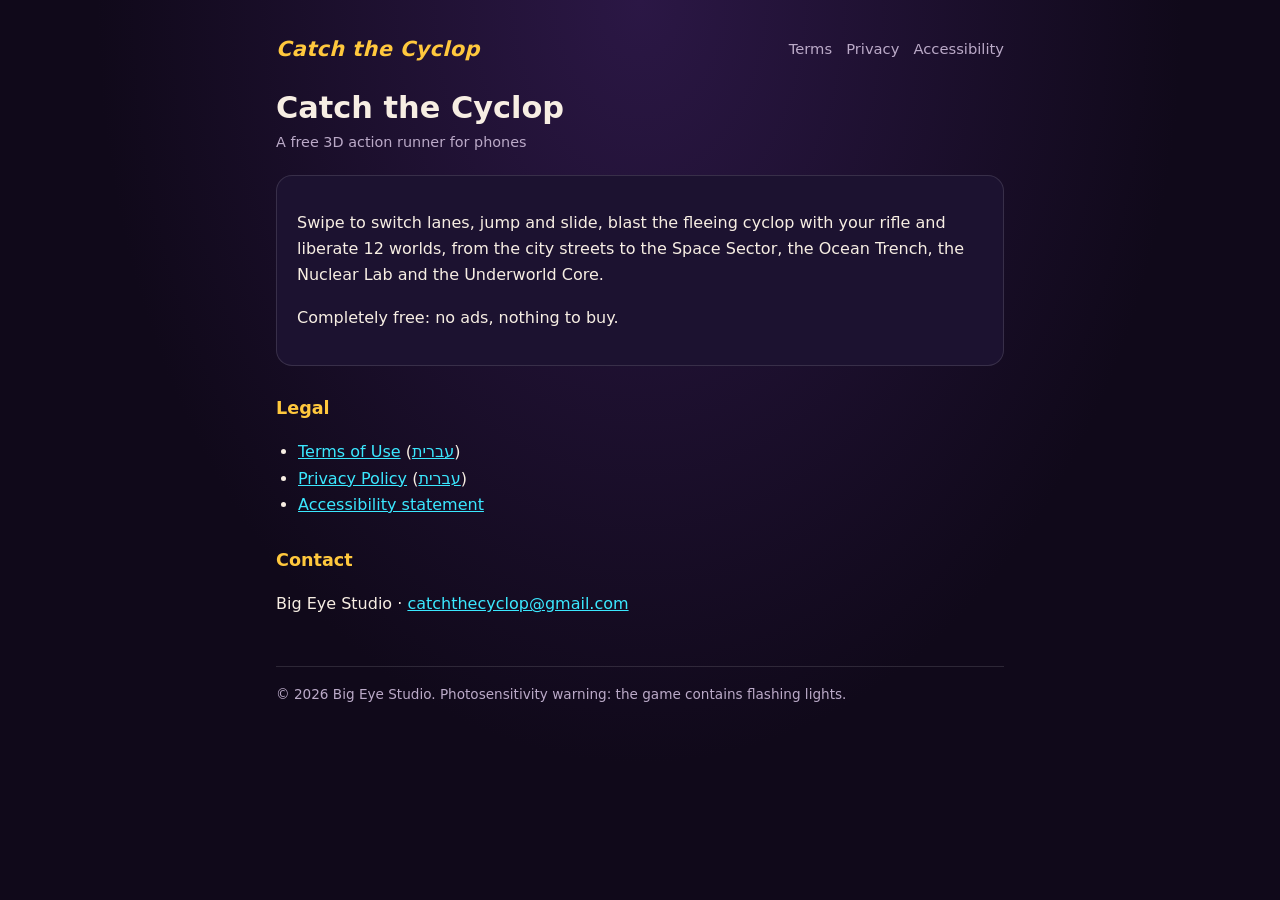
<file: index.html>
<!doctype html>
<html lang="en">
<head>
<meta charset="utf-8">
<meta name="viewport" content="width=device-width, initial-scale=1">
<meta http-equiv="Content-Security-Policy" content="default-src 'none'; style-src 'self'; img-src 'self' data:; base-uri 'none'; form-action 'none'">
<meta name="referrer" content="strict-origin-when-cross-origin">
<title>Catch the Cyclop</title>
<meta name="description" content="Catch the Cyclop: a free 3D action runner. Hunt the cyclop across 12 worlds, from the city to the Underworld Core.">
<link rel="stylesheet" href="style.css">
</head>
<body>
<main>
<header class="top"><a class="brand" href="index.html">Catch the Cyclop</a><nav><a href="terms.html">Terms</a><a href="privacy.html">Privacy</a><a href="accessibility.html">Accessibility</a></nav></header>
<h1>Catch the Cyclop</h1>
<p class="date">A free 3D action runner for phones</p>
<div class="card">
<p>Swipe to switch lanes, jump and slide, blast the fleeing cyclop with your rifle and liberate 12 worlds, from the city streets to the Space Sector, the Ocean Trench, the Nuclear Lab and the Underworld Core.</p>
<p>Completely free: no ads, nothing to buy.</p>
</div>
<h2>Legal</h2>
<ul>
<li><a href="terms.html">Terms of Use</a> (<a href="terms-he.html" lang="he">עברית</a>)</li>
<li><a href="privacy.html">Privacy Policy</a> (<a href="privacy-he.html" lang="he">עברית</a>)</li>
<li><a href="accessibility.html">Accessibility statement</a></li>
</ul>
<h2>Contact</h2>
<p>Big Eye Studio &middot; <a href="mailto:catchthecyclop@gmail.com">catchthecyclop@gmail.com</a></p>
<footer>&copy; 2026 Big Eye Studio. Photosensitivity warning: the game contains flashing lights.</footer>
</main>
</body>
</html>
</file>
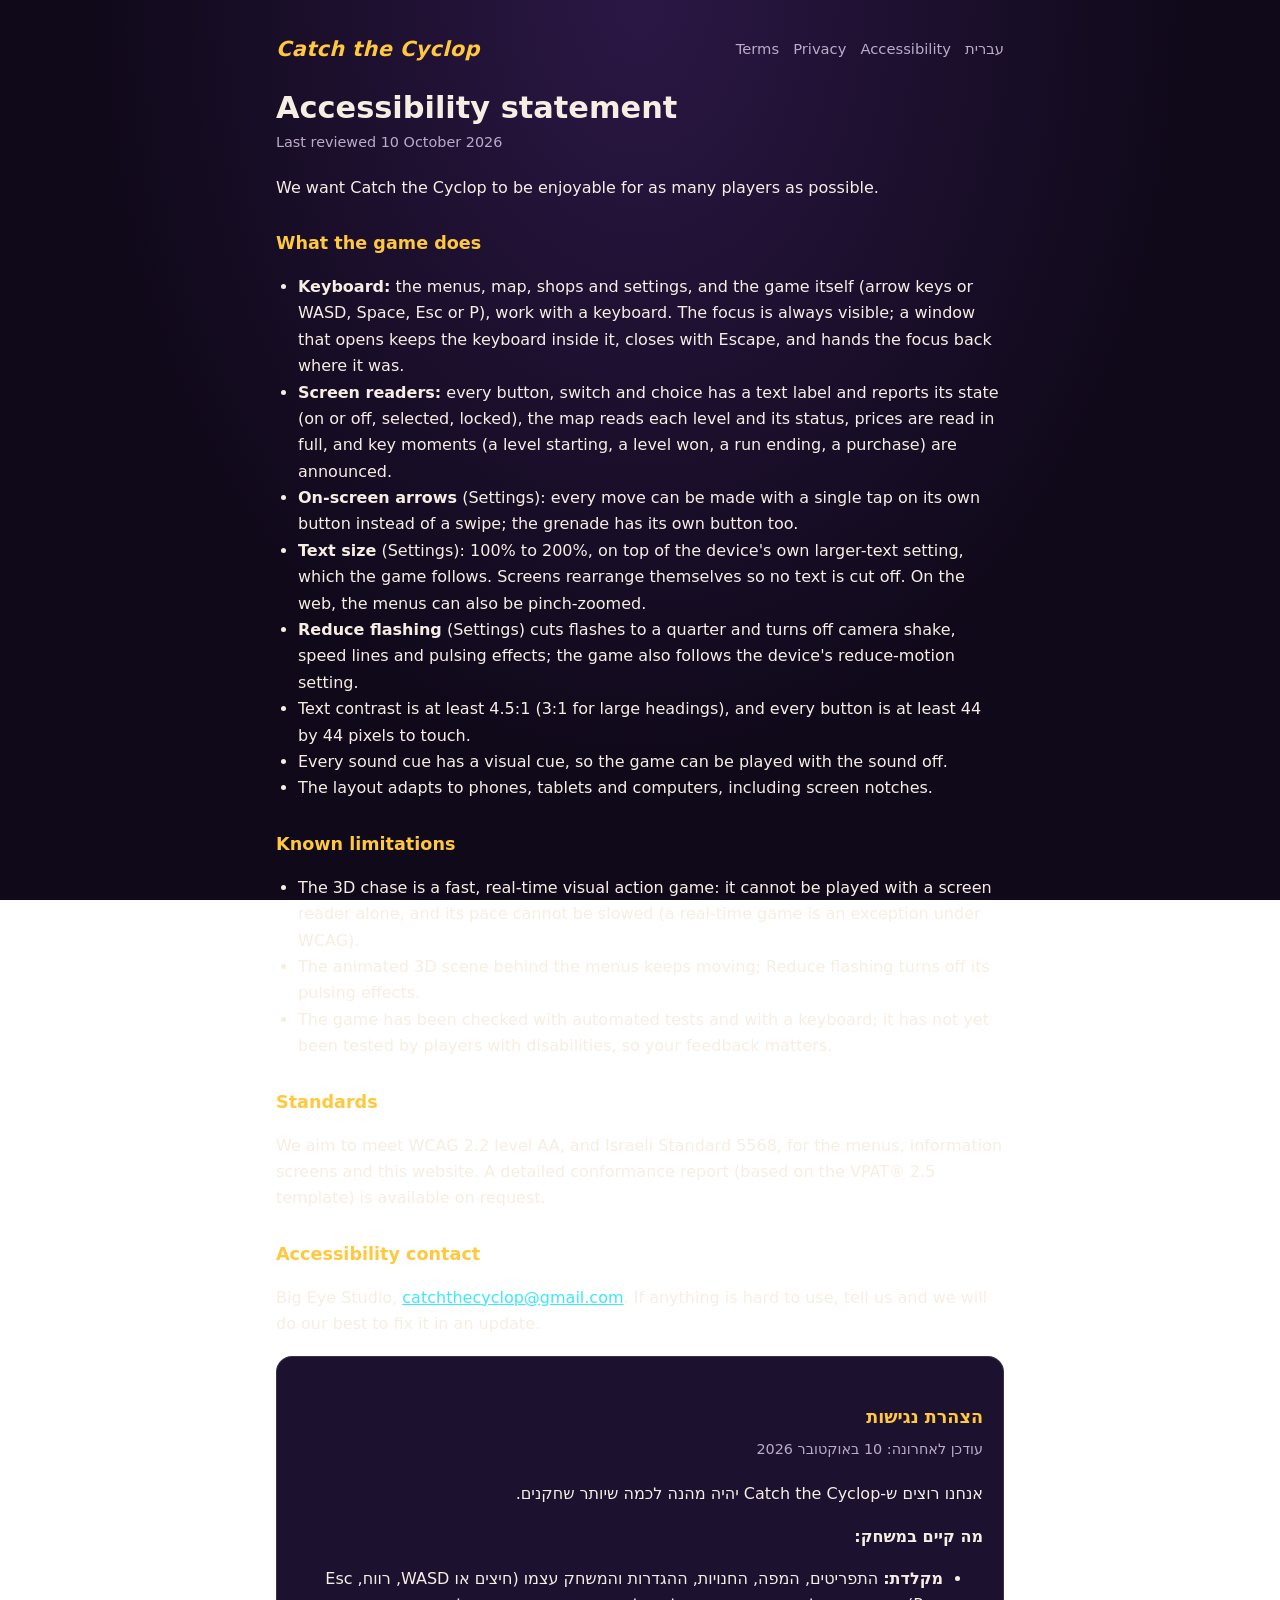
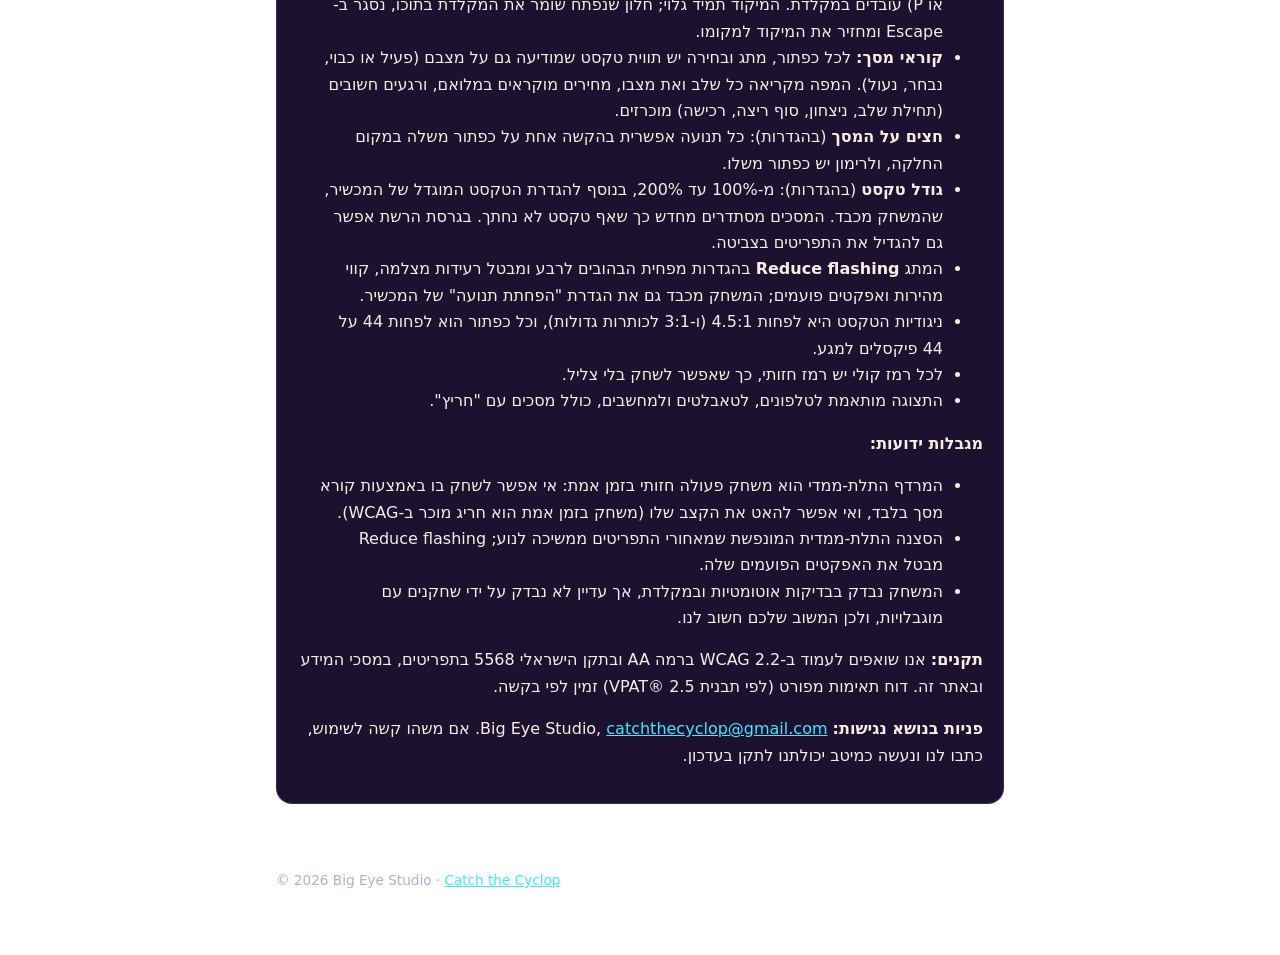
<file: accessibility.html>
<!doctype html>
<html lang="en">
<head>
<meta charset="utf-8">
<meta name="viewport" content="width=device-width, initial-scale=1">
<meta http-equiv="Content-Security-Policy" content="default-src 'none'; style-src 'self'; img-src 'self' data:; base-uri 'none'; form-action 'none'">
<meta name="referrer" content="strict-origin-when-cross-origin">
<title>Accessibility | Catch the Cyclop</title>
<link rel="stylesheet" href="style.css">
</head>
<body>
<main>
<header class="top"><a class="brand" href="index.html">Catch the Cyclop</a><nav><a href="terms.html">Terms</a><a href="privacy.html">Privacy</a><a href="accessibility.html" aria-current="page">Accessibility</a><a href="#he" lang="he">עברית</a></nav></header>
<h1>Accessibility statement</h1>
<p class="date">Last reviewed 10 October 2026</p>
<p>We want Catch the Cyclop to be enjoyable for as many players as possible.</p>
<h2>What the game does</h2>
<ul>
<li><b>Keyboard:</b> the menus, map, shops and settings, and the game itself (arrow keys or WASD, Space, Esc or P), work with a keyboard. The focus is always visible; a window that opens keeps the keyboard inside it, closes with Escape, and hands the focus back where it was.</li>
<li><b>Screen readers:</b> every button, switch and choice has a text label and reports its state (on or off, selected, locked), the map reads each level and its status, prices are read in full, and key moments (a level starting, a level won, a run ending, a purchase) are announced.</li>
<li><b>On-screen arrows</b> (Settings): every move can be made with a single tap on its own button instead of a swipe; the grenade has its own button too.</li>
<li><b>Text size</b> (Settings): 100% to 200%, on top of the device's own larger-text setting, which the game follows. Screens rearrange themselves so no text is cut off. On the web, the menus can also be pinch-zoomed.</li>
<li><b>Reduce flashing</b> (Settings) cuts flashes to a quarter and turns off camera shake, speed lines and pulsing effects; the game also follows the device's reduce-motion setting.</li>
<li>Text contrast is at least 4.5:1 (3:1 for large headings), and every button is at least 44 by 44 pixels to touch.</li>
<li>Every sound cue has a visual cue, so the game can be played with the sound off.</li>
<li>The layout adapts to phones, tablets and computers, including screen notches.</li>
</ul>
<h2>Known limitations</h2>
<ul>
<li>The 3D chase is a fast, real-time visual action game: it cannot be played with a screen reader alone, and its pace cannot be slowed (a real-time game is an exception under WCAG).</li>
<li>The animated 3D scene behind the menus keeps moving; Reduce flashing turns off its pulsing effects.</li>
<li>The game has been checked with automated tests and with a keyboard; it has not yet been tested by players with disabilities, so your feedback matters.</li>
</ul>
<h2>Standards</h2>
<p>We aim to meet WCAG 2.2 level AA, and Israeli Standard 5568, for the menus, information screens and this website. A detailed conformance report (based on the VPAT&reg; 2.5 template) is available on request.</p>
<h2>Accessibility contact</h2>
<p>Big Eye Studio, <a href="mailto:catchthecyclop@gmail.com">catchthecyclop@gmail.com</a>. If anything is hard to use, tell us and we will do our best to fix it in an update.</p>

<section id="he" lang="he" dir="rtl" class="card">
<h2>הצהרת נגישות</h2>
<p class="date">עודכן לאחרונה: 10 באוקטובר 2026</p>
<p>אנחנו רוצים ש-Catch the Cyclop יהיה מהנה לכמה שיותר שחקנים.</p>
<p><b>מה קיים במשחק:</b></p>
<ul>
<li><b>מקלדת:</b> התפריטים, המפה, החנויות, ההגדרות והמשחק עצמו (חיצים או WASD, רווח, Esc או P) עובדים במקלדת. המיקוד תמיד גלוי; חלון שנפתח שומר את המקלדת בתוכו, נסגר ב-Escape ומחזיר את המיקוד למקומו.</li>
<li><b>קוראי מסך:</b> לכל כפתור, מתג ובחירה יש תווית טקסט שמודיעה גם על מצבם (פעיל או כבוי, נבחר, נעול). המפה מקריאה כל שלב ואת מצבו, מחירים מוקראים במלואם, ורגעים חשובים (תחילת שלב, ניצחון, סוף ריצה, רכישה) מוכרזים.</li>
<li><b>חצים על המסך</b> (בהגדרות): כל תנועה אפשרית בהקשה אחת על כפתור משלה במקום החלקה, ולרימון יש כפתור משלו.</li>
<li><b>גודל טקסט</b> (בהגדרות): מ-100% עד 200%, בנוסף להגדרת הטקסט המוגדל של המכשיר, שהמשחק מכבד. המסכים מסתדרים מחדש כך שאף טקסט לא נחתך. בגרסת הרשת אפשר גם להגדיל את התפריטים בצביטה.</li>
<li>המתג <b>Reduce flashing</b> בהגדרות מפחית הבהובים לרבע ומבטל רעידות מצלמה, קווי מהירות ואפקטים פועמים; המשחק מכבד גם את הגדרת "הפחתת תנועה" של המכשיר.</li>
<li>ניגודיות הטקסט היא לפחות 4.5:1 (ו-3:1 לכותרות גדולות), וכל כפתור הוא לפחות 44 על 44 פיקסלים למגע.</li>
<li>לכל רמז קולי יש רמז חזותי, כך שאפשר לשחק בלי צליל.</li>
<li>התצוגה מותאמת לטלפונים, לטאבלטים ולמחשבים, כולל מסכים עם "חריץ".</li>
</ul>
<p><b>מגבלות ידועות:</b></p>
<ul>
<li>המרדף התלת-ממדי הוא משחק פעולה חזותי בזמן אמת: אי אפשר לשחק בו באמצעות קורא מסך בלבד, ואי אפשר להאט את הקצב שלו (משחק בזמן אמת הוא חריג מוכר ב-WCAG).</li>
<li>הסצנה התלת-ממדית המונפשת שמאחורי התפריטים ממשיכה לנוע; Reduce flashing מבטל את האפקטים הפועמים שלה.</li>
<li>המשחק נבדק בבדיקות אוטומטיות ובמקלדת, אך עדיין לא נבדק על ידי שחקנים עם מוגבלויות, ולכן המשוב שלכם חשוב לנו.</li>
</ul>
<p><b>תקנים:</b> אנו שואפים לעמוד ב-WCAG 2.2 ברמה AA ובתקן הישראלי 5568 בתפריטים, במסכי המידע ובאתר זה. דוח תאימות מפורט (לפי תבנית VPAT&reg; 2.5) זמין לפי בקשה.</p>
<p><b>פניות בנושא נגישות:</b> Big Eye Studio, <a href="mailto:catchthecyclop@gmail.com">catchthecyclop@gmail.com</a>. אם משהו קשה לשימוש, כתבו לנו ונעשה כמיטב יכולתנו לתקן בעדכון.</p>
</section>
<footer>&copy; 2026 Big Eye Studio &middot; <a href="index.html">Catch the Cyclop</a></footer>
</main>
</body>
</html>
</file>
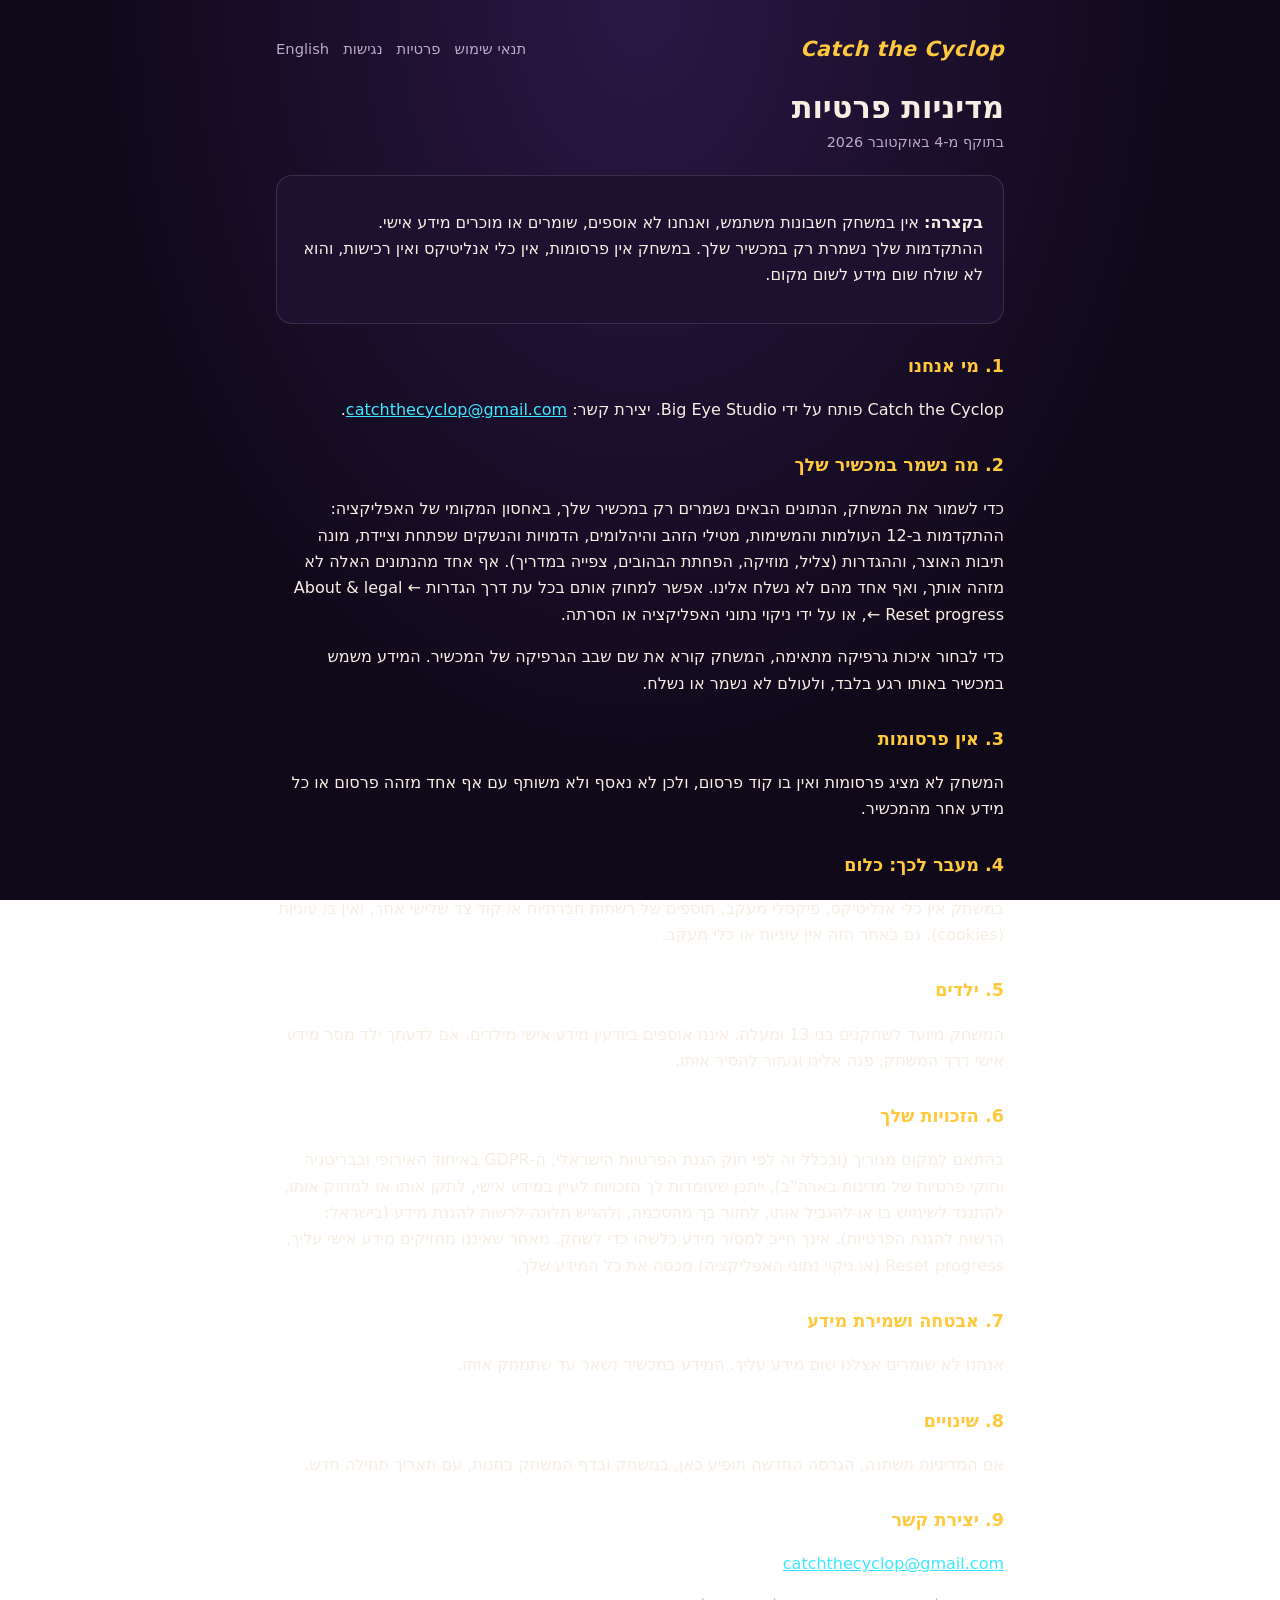
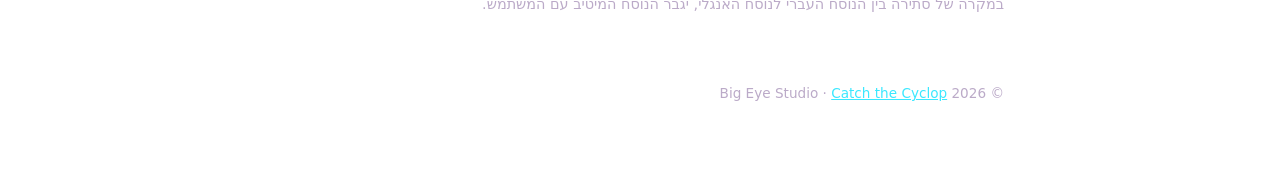
<file: privacy-he.html>
<!doctype html>
<html lang="he" dir="rtl">
<head>
<meta charset="utf-8">
<meta name="viewport" content="width=device-width, initial-scale=1">
<meta http-equiv="Content-Security-Policy" content="default-src 'none'; style-src 'self'; img-src 'self' data:; base-uri 'none'; form-action 'none'">
<meta name="referrer" content="strict-origin-when-cross-origin">
<title>מדיניות פרטיות | Catch the Cyclop</title>
<link rel="stylesheet" href="style.css">
</head>
<body>
<main>
<header class="top"><a class="brand" href="index.html" lang="en">Catch the Cyclop</a><nav><a href="terms-he.html">תנאי שימוש</a><a href="privacy-he.html" aria-current="page">פרטיות</a><a href="accessibility.html#he">נגישות</a><a href="privacy.html" lang="en">English</a></nav></header>
<h1>מדיניות פרטיות</h1>
<p class="date">בתוקף מ-4 באוקטובר 2026</p>
<div class="card"><p><b>בקצרה:</b> אין במשחק חשבונות משתמש, ואנחנו לא אוספים, שומרים או מוכרים מידע אישי. ההתקדמות שלך נשמרת רק במכשיר שלך. במשחק אין פרסומות, אין כלי אנליטיקס ואין רכישות, והוא לא שולח שום מידע לשום מקום.</p></div>

<h2>1. מי אנחנו</h2>
<p>Catch the Cyclop פותח על ידי Big Eye Studio. יצירת קשר: <a href="mailto:catchthecyclop@gmail.com">catchthecyclop@gmail.com</a>.</p>

<h2>2. מה נשמר במכשיר שלך</h2>
<p>כדי לשמור את המשחק, הנתונים הבאים נשמרים רק במכשיר שלך, באחסון המקומי של האפליקציה: ההתקדמות ב-12 העולמות והמשימות, מטילי הזהב והיהלומים, הדמויות והנשקים שפתחת וציידת, מונה תיבות האוצר, וההגדרות (צליל, מוזיקה, הפחתת הבהובים, צפייה במדריך). אף אחד מהנתונים האלה לא מזהה אותך, ואף אחד מהם לא נשלח אלינו. אפשר למחוק אותם בכל עת דרך הגדרות ← About &amp; legal ← Reset progress, או על ידי ניקוי נתוני האפליקציה או הסרתה.</p>
<p>כדי לבחור איכות גרפיקה מתאימה, המשחק קורא את שם שבב הגרפיקה של המכשיר. המידע משמש במכשיר באותו רגע בלבד, ולעולם לא נשמר או נשלח.</p>

<h2>3. אין פרסומות</h2>
<p>המשחק לא מציג פרסומות ואין בו קוד פרסום, ולכן לא נאסף ולא משותף עם אף אחד מזהה פרסום או כל מידע אחר מהמכשיר.</p>


<h2>4. מעבר לכך: כלום</h2>
<p>במשחק אין כלי אנליטיקס, פיקסלי מעקב, תוספים של רשתות חברתיות או קוד צד שלישי אחר, ואין בו עוגיות (cookies). גם באתר הזה אין עוגיות או כלי מעקב.</p>

<h2>5. ילדים</h2>
<p>המשחק מיועד לשחקנים בני 13 ומעלה. איננו אוספים ביודעין מידע אישי מילדים. אם לדעתך ילד מסר מידע אישי דרך המשחק, פנה אלינו ונעזור להסיר אותו.</p>

<h2>6. הזכויות שלך</h2>
<p>בהתאם למקום מגוריך (ובכלל זה לפי חוק הגנת הפרטיות הישראלי, ה-GDPR באיחוד האירופי ובבריטניה וחוקי פרטיות של מדינות בארה"ב), ייתכן שעומדות לך הזכויות לעיין במידע אישי, לתקן אותו או למחוק אותו, להתנגד לשימוש בו או להגביל אותו, לחזור בך מהסכמה, ולהגיש תלונה לרשות להגנת מידע (בישראל: הרשות להגנת הפרטיות). אינך חייב למסור מידע כלשהו כדי לשחק. מאחר שאיננו מחזיקים מידע אישי עליך, Reset progress (או ניקוי נתוני האפליקציה) מכסה את כל המידע שלך.</p>

<h2>7. אבטחה ושמירת מידע</h2>
<p>אנחנו לא שומרים אצלנו שום מידע עליך. המידע במכשיר נשאר עד שתמחק אותו.</p>

<h2>8. שינויים</h2>
<p>אם המדיניות תשתנה, הגרסה החדשה תופיע כאן, במשחק ובדף המשחק בחנות, עם תאריך תחילה חדש.</p>

<h2>9. יצירת קשר</h2>
<p><a href="mailto:catchthecyclop@gmail.com">catchthecyclop@gmail.com</a></p>
<p class="date">במקרה של סתירה בין הנוסח העברי לנוסח האנגלי, יגבר הנוסח המיטיב עם המשתמש.</p>
<footer>&copy; 2026 Big Eye Studio &middot; <a href="index.html" lang="en">Catch the Cyclop</a></footer>
</main>
</body>
</html>
</file>
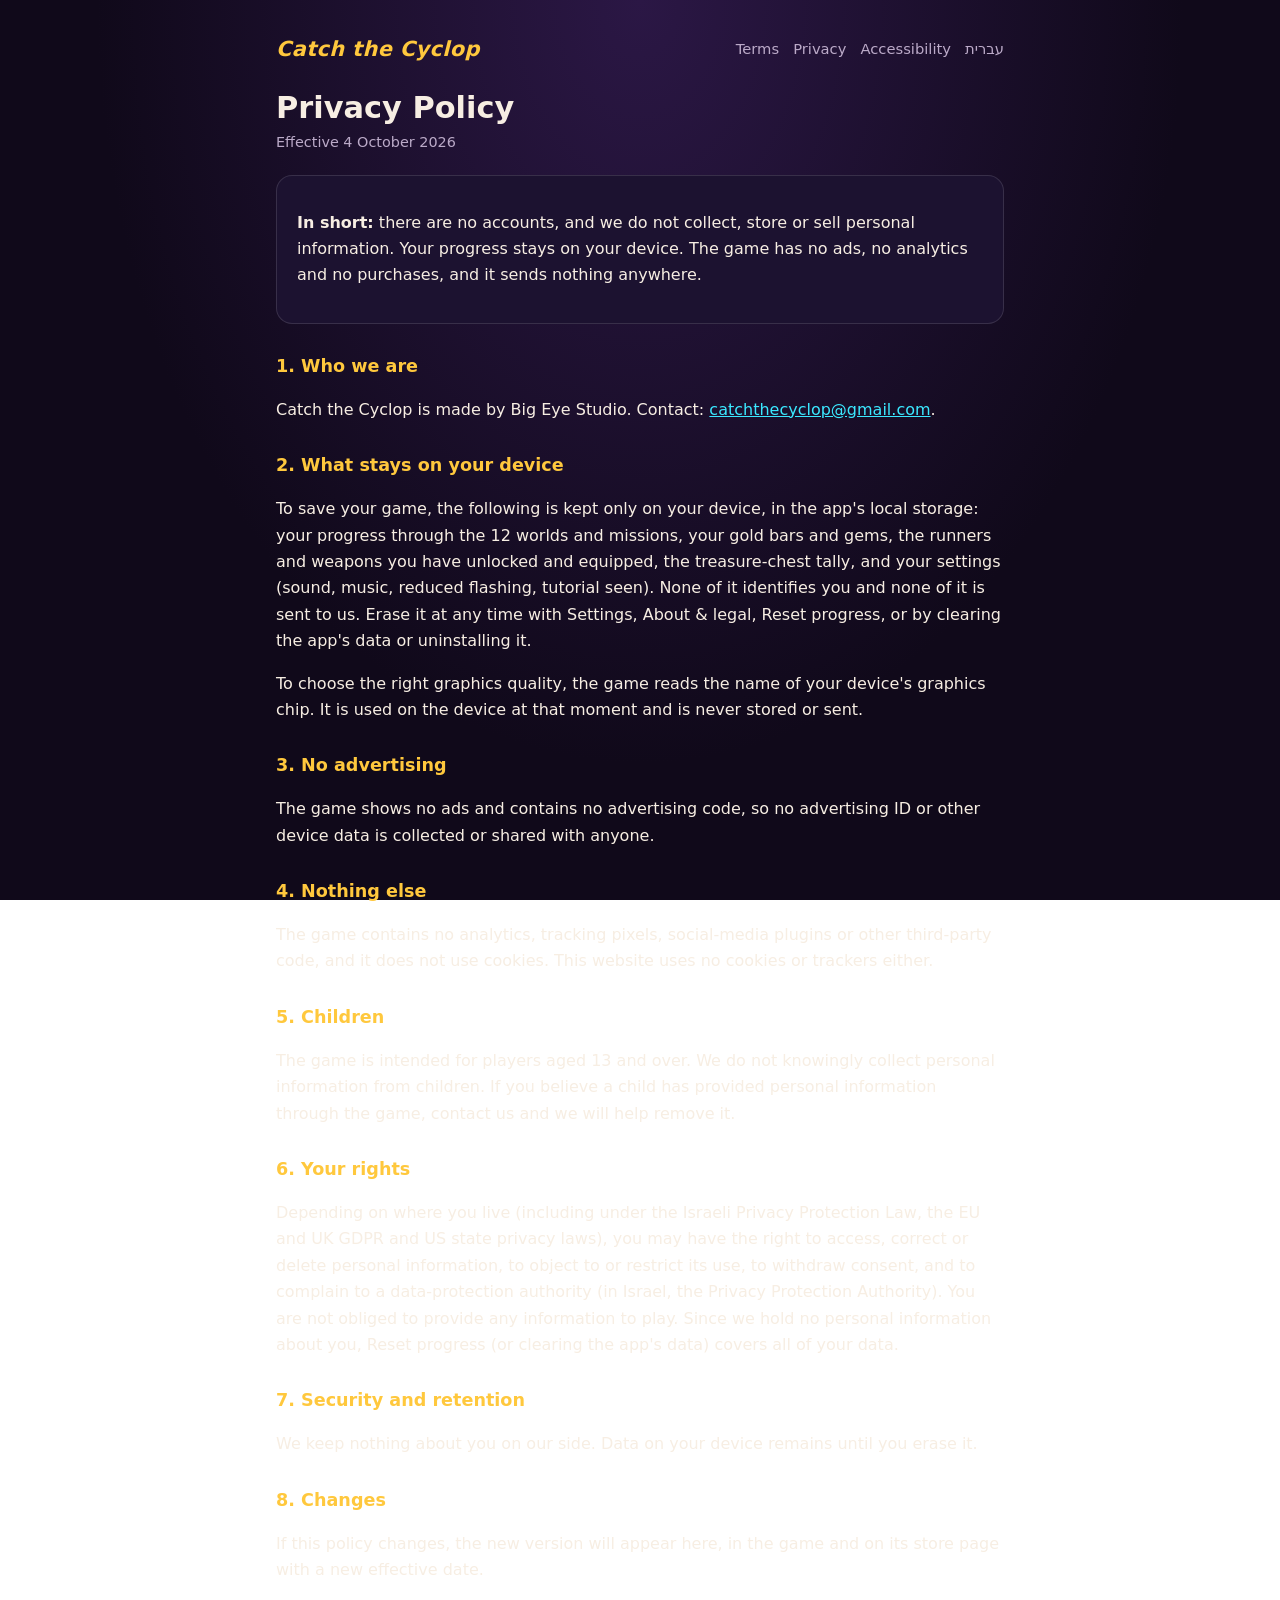
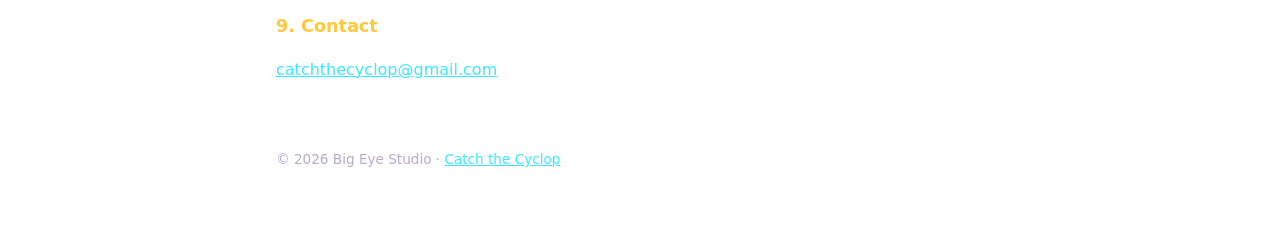
<file: privacy.html>
<!doctype html>
<html lang="en">
<head>
<meta charset="utf-8">
<meta name="viewport" content="width=device-width, initial-scale=1">
<meta http-equiv="Content-Security-Policy" content="default-src 'none'; style-src 'self'; img-src 'self' data:; base-uri 'none'; form-action 'none'">
<meta name="referrer" content="strict-origin-when-cross-origin">
<title>Privacy Policy | Catch the Cyclop</title>
<link rel="stylesheet" href="style.css">
</head>
<body>
<main>
<header class="top"><a class="brand" href="index.html">Catch the Cyclop</a><nav><a href="terms.html">Terms</a><a href="privacy.html" aria-current="page">Privacy</a><a href="accessibility.html">Accessibility</a><a href="privacy-he.html" lang="he">עברית</a></nav></header>
<h1>Privacy Policy</h1>
<p class="date">Effective 4 October 2026</p>
<div class="card"><p><b>In short:</b> there are no accounts, and we do not collect, store or sell personal information. Your progress stays on your device. The game has no ads, no analytics and no purchases, and it sends nothing anywhere.</p></div>

<h2>1. Who we are</h2>
<p>Catch the Cyclop is made by Big Eye Studio. Contact: <a href="mailto:catchthecyclop@gmail.com">catchthecyclop@gmail.com</a>.</p>

<h2>2. What stays on your device</h2>
<p>To save your game, the following is kept only on your device, in the app's local storage: your progress through the 12 worlds and missions, your gold bars and gems, the runners and weapons you have unlocked and equipped, the treasure-chest tally, and your settings (sound, music, reduced flashing, tutorial seen). None of it identifies you and none of it is sent to us. Erase it at any time with Settings, About &amp; legal, Reset progress, or by clearing the app's data or uninstalling it.</p>
<p>To choose the right graphics quality, the game reads the name of your device's graphics chip. It is used on the device at that moment and is never stored or sent.</p>

<h2>3. No advertising</h2>
<p>The game shows no ads and contains no advertising code, so no advertising ID or other device data is collected or shared with anyone.</p>


<h2>4. Nothing else</h2>
<p>The game contains no analytics, tracking pixels, social-media plugins or other third-party code, and it does not use cookies. This website uses no cookies or trackers either.</p>

<h2>5. Children</h2>
<p>The game is intended for players aged 13 and over. We do not knowingly collect personal information from children. If you believe a child has provided personal information through the game, contact us and we will help remove it.</p>

<h2>6. Your rights</h2>
<p>Depending on where you live (including under the Israeli Privacy Protection Law, the EU and UK GDPR and US state privacy laws), you may have the right to access, correct or delete personal information, to object to or restrict its use, to withdraw consent, and to complain to a data-protection authority (in Israel, the Privacy Protection Authority). You are not obliged to provide any information to play. Since we hold no personal information about you, Reset progress (or clearing the app's data) covers all of your data.</p>

<h2>7. Security and retention</h2>
<p>We keep nothing about you on our side. Data on your device remains until you erase it.</p>

<h2>8. Changes</h2>
<p>If this policy changes, the new version will appear here, in the game and on its store page with a new effective date.</p>

<h2>9. Contact</h2>
<p><a href="mailto:catchthecyclop@gmail.com">catchthecyclop@gmail.com</a></p>
<footer>&copy; 2026 Big Eye Studio &middot; <a href="index.html">Catch the Cyclop</a></footer>
</main>
</body>
</html>
</file>
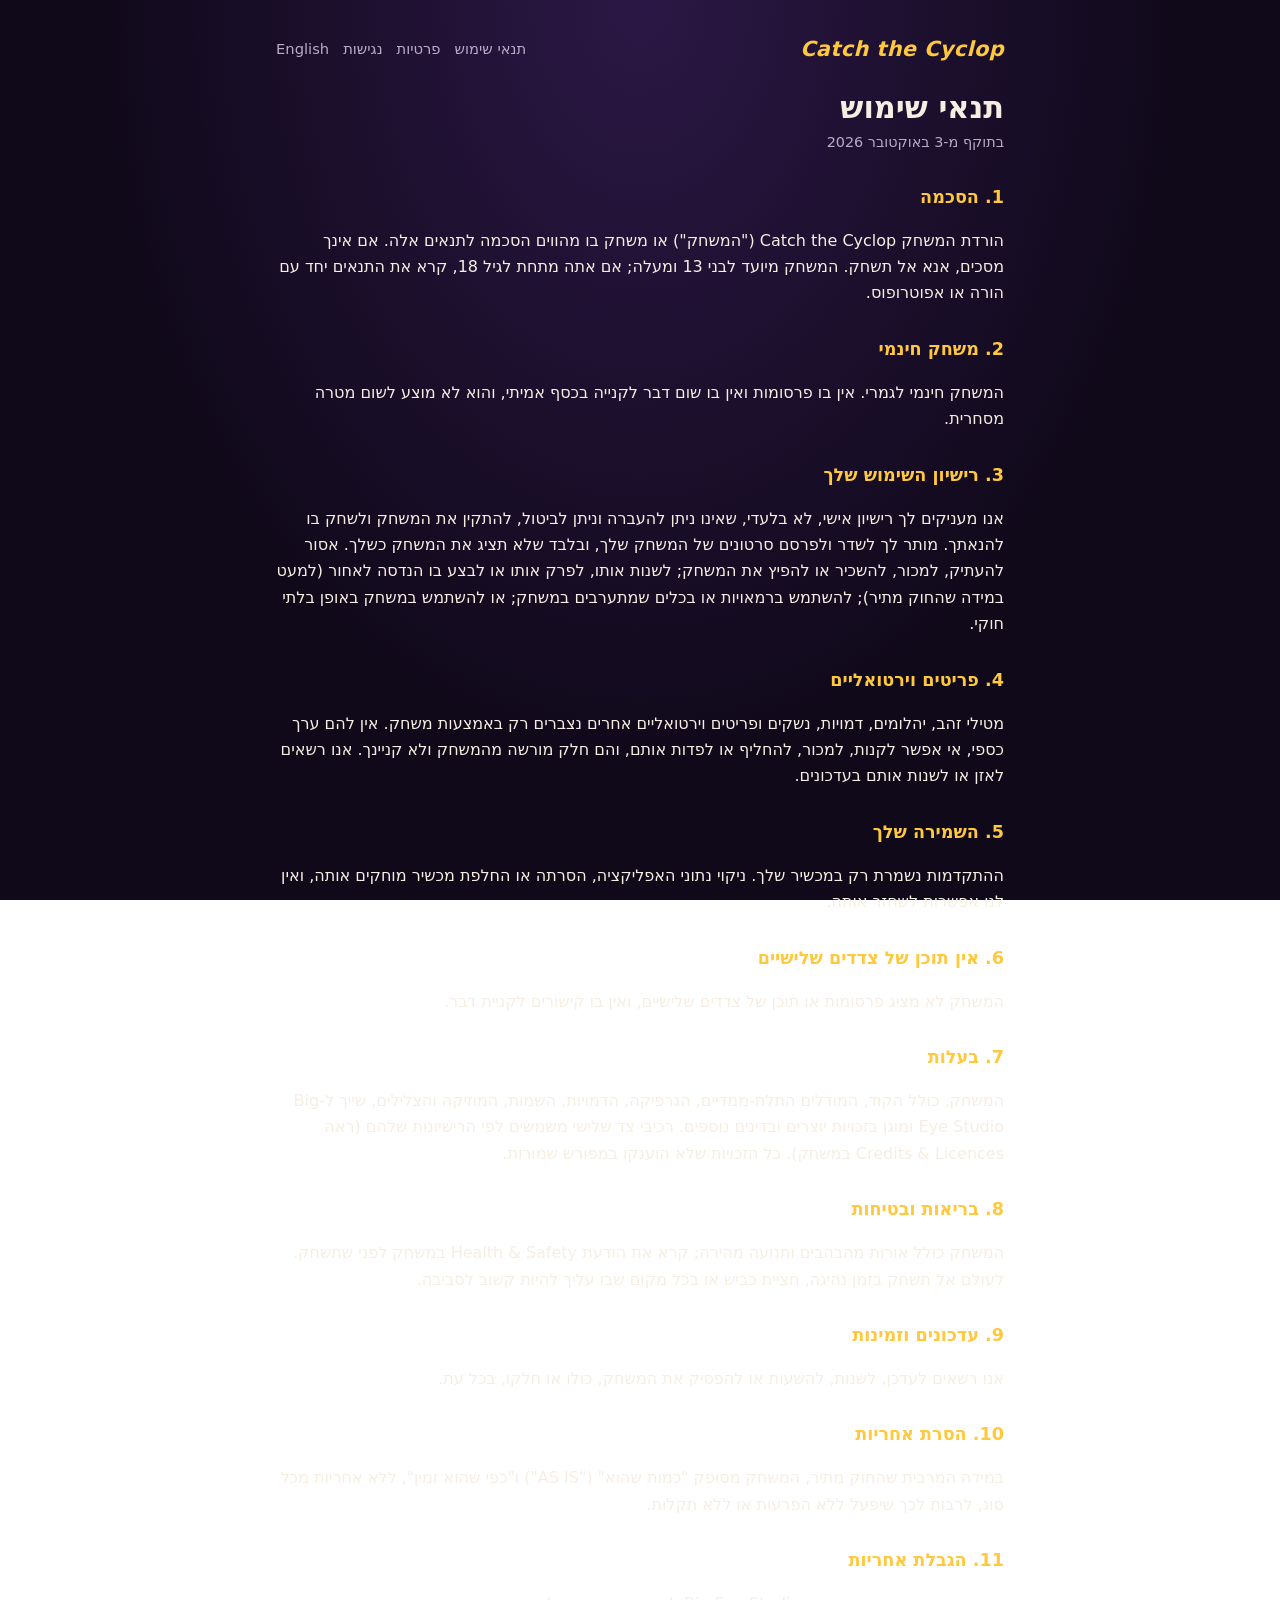
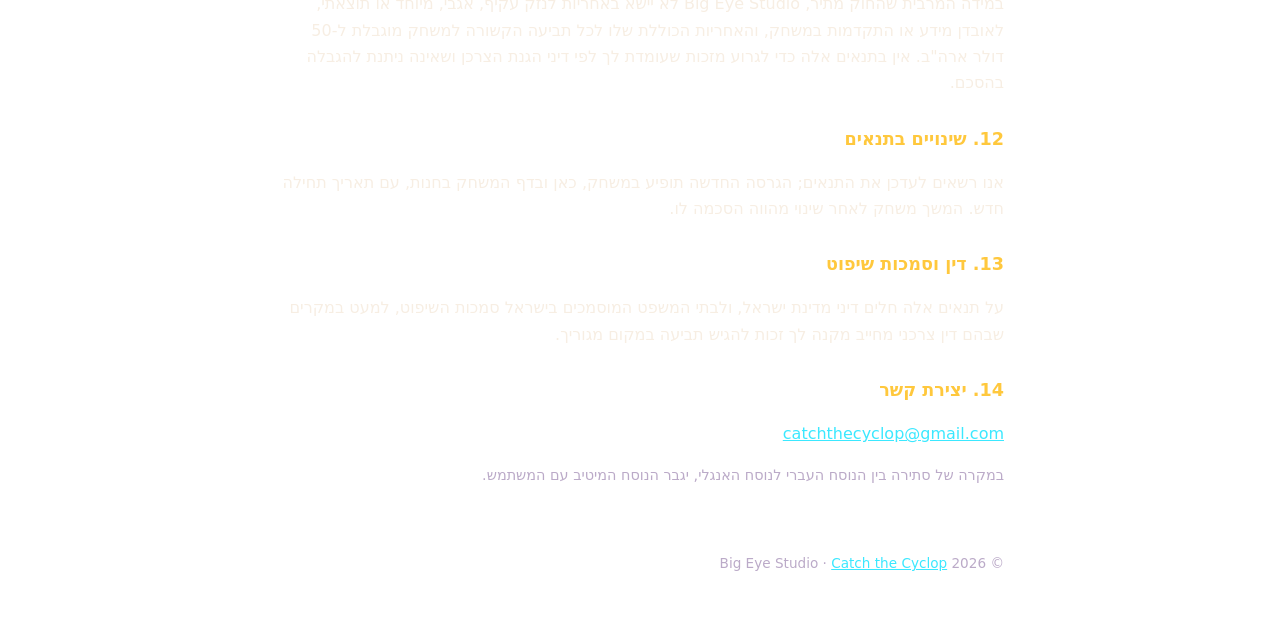
<file: terms-he.html>
<!doctype html>
<html lang="he" dir="rtl">
<head>
<meta charset="utf-8">
<meta name="viewport" content="width=device-width, initial-scale=1">
<meta http-equiv="Content-Security-Policy" content="default-src 'none'; style-src 'self'; img-src 'self' data:; base-uri 'none'; form-action 'none'">
<meta name="referrer" content="strict-origin-when-cross-origin">
<title>תנאי שימוש | Catch the Cyclop</title>
<link rel="stylesheet" href="style.css">
</head>
<body>
<main>
<header class="top"><a class="brand" href="index.html" lang="en">Catch the Cyclop</a><nav><a href="terms-he.html" aria-current="page">תנאי שימוש</a><a href="privacy-he.html">פרטיות</a><a href="accessibility.html#he">נגישות</a><a href="terms.html" lang="en">English</a></nav></header>
<h1>תנאי שימוש</h1>
<p class="date">בתוקף מ-3 באוקטובר 2026</p>

<h2>1. הסכמה</h2>
<p>הורדת המשחק Catch the Cyclop ("המשחק") או משחק בו מהווים הסכמה לתנאים אלה. אם אינך מסכים, אנא אל תשחק. המשחק מיועד לבני 13 ומעלה; אם אתה מתחת לגיל 18, קרא את התנאים יחד עם הורה או אפוטרופוס.</p>

<h2>2. משחק חינמי</h2>
<p>המשחק חינמי לגמרי. אין בו פרסומות ואין בו שום דבר לקנייה בכסף אמיתי, והוא לא מוצע לשום מטרה מסחרית.</p>

<h2>3. רישיון השימוש שלך</h2>
<p>אנו מעניקים לך רישיון אישי, לא בלעדי, שאינו ניתן להעברה וניתן לביטול, להתקין את המשחק ולשחק בו להנאתך. מותר לך לשדר ולפרסם סרטונים של המשחק שלך, ובלבד שלא תציג את המשחק כשלך. אסור להעתיק, למכור, להשכיר או להפיץ את המשחק; לשנות אותו, לפרק אותו או לבצע בו הנדסה לאחור (למעט במידה שהחוק מתיר); להשתמש ברמאויות או בכלים שמתערבים במשחק; או להשתמש במשחק באופן בלתי חוקי.</p>

<h2>4. פריטים וירטואליים</h2>
<p>מטילי זהב, יהלומים, דמויות, נשקים ופריטים וירטואליים אחרים נצברים רק באמצעות משחק. אין להם ערך כספי, אי אפשר לקנות, למכור, להחליף או לפדות אותם, והם חלק מורשה מהמשחק ולא קניינך. אנו רשאים לאזן או לשנות אותם בעדכונים.</p>

<h2>5. השמירה שלך</h2>
<p>ההתקדמות נשמרת רק במכשיר שלך. ניקוי נתוני האפליקציה, הסרתה או החלפת מכשיר מוחקים אותה, ואין לנו אפשרות לשחזר אותה.</p>

<h2>6. אין תוכן של צדדים שלישיים</h2>
<p>המשחק לא מציג פרסומות או תוכן של צדדים שלישיים, ואין בו קישורים לקניית דבר.</p>

<h2>7. בעלות</h2>
<p>המשחק, כולל הקוד, המודלים התלת-ממדיים, הגרפיקה, הדמויות, השמות, המוזיקה והצלילים, שייך ל-Big Eye Studio ומוגן בזכויות יוצרים ובדינים נוספים. רכיבי צד שלישי משמשים לפי הרישיונות שלהם (ראה Credits &amp; Licences במשחק). כל הזכויות שלא הוענקו במפורש שמורות.</p>

<h2>8. בריאות ובטיחות</h2>
<p>המשחק כולל אורות מהבהבים ותנועה מהירה; קרא את הודעת Health &amp; Safety במשחק לפני שתשחק. לעולם אל תשחק בזמן נהיגה, חציית כביש או בכל מקום שבו עליך להיות קשוב לסביבה.</p>

<h2>9. עדכונים וזמינות</h2>
<p>אנו רשאים לעדכן, לשנות, להשעות או להפסיק את המשחק, כולו או חלקו, בכל עת.</p>

<h2>10. הסרת אחריות</h2>
<p>במידה המרבית שהחוק מתיר, המשחק מסופק "כמות שהוא" ("AS IS") ו"כפי שהוא זמין", ללא אחריות מכל סוג, לרבות לכך שיפעל ללא הפרעות או ללא תקלות.</p>

<h2>11. הגבלת אחריות</h2>
<p>במידה המרבית שהחוק מתיר, Big Eye Studio לא יישא באחריות לנזק עקיף, אגבי, מיוחד או תוצאתי, לאובדן מידע או התקדמות במשחק, והאחריות הכוללת שלו לכל תביעה הקשורה למשחק מוגבלת ל-50 דולר ארה"ב. אין בתנאים אלה כדי לגרוע מזכות שעומדת לך לפי דיני הגנת הצרכן ושאינה ניתנת להגבלה בהסכם.</p>

<h2>12. שינויים בתנאים</h2>
<p>אנו רשאים לעדכן את התנאים; הגרסה החדשה תופיע במשחק, כאן ובדף המשחק בחנות, עם תאריך תחילה חדש. המשך משחק לאחר שינוי מהווה הסכמה לו.</p>

<h2>13. דין וסמכות שיפוט</h2>
<p>על תנאים אלה חלים דיני מדינת ישראל, ולבתי המשפט המוסמכים בישראל סמכות השיפוט, למעט במקרים שבהם דין צרכני מחייב מקנה לך זכות להגיש תביעה במקום מגוריך.</p>

<h2>14. יצירת קשר</h2>
<p><a href="mailto:catchthecyclop@gmail.com">catchthecyclop@gmail.com</a></p>
<p class="date">במקרה של סתירה בין הנוסח העברי לנוסח האנגלי, יגבר הנוסח המיטיב עם המשתמש.</p>
<footer>&copy; 2026 Big Eye Studio &middot; <a href="index.html" lang="en">Catch the Cyclop</a></footer>
</main>
</body>
</html>
</file>
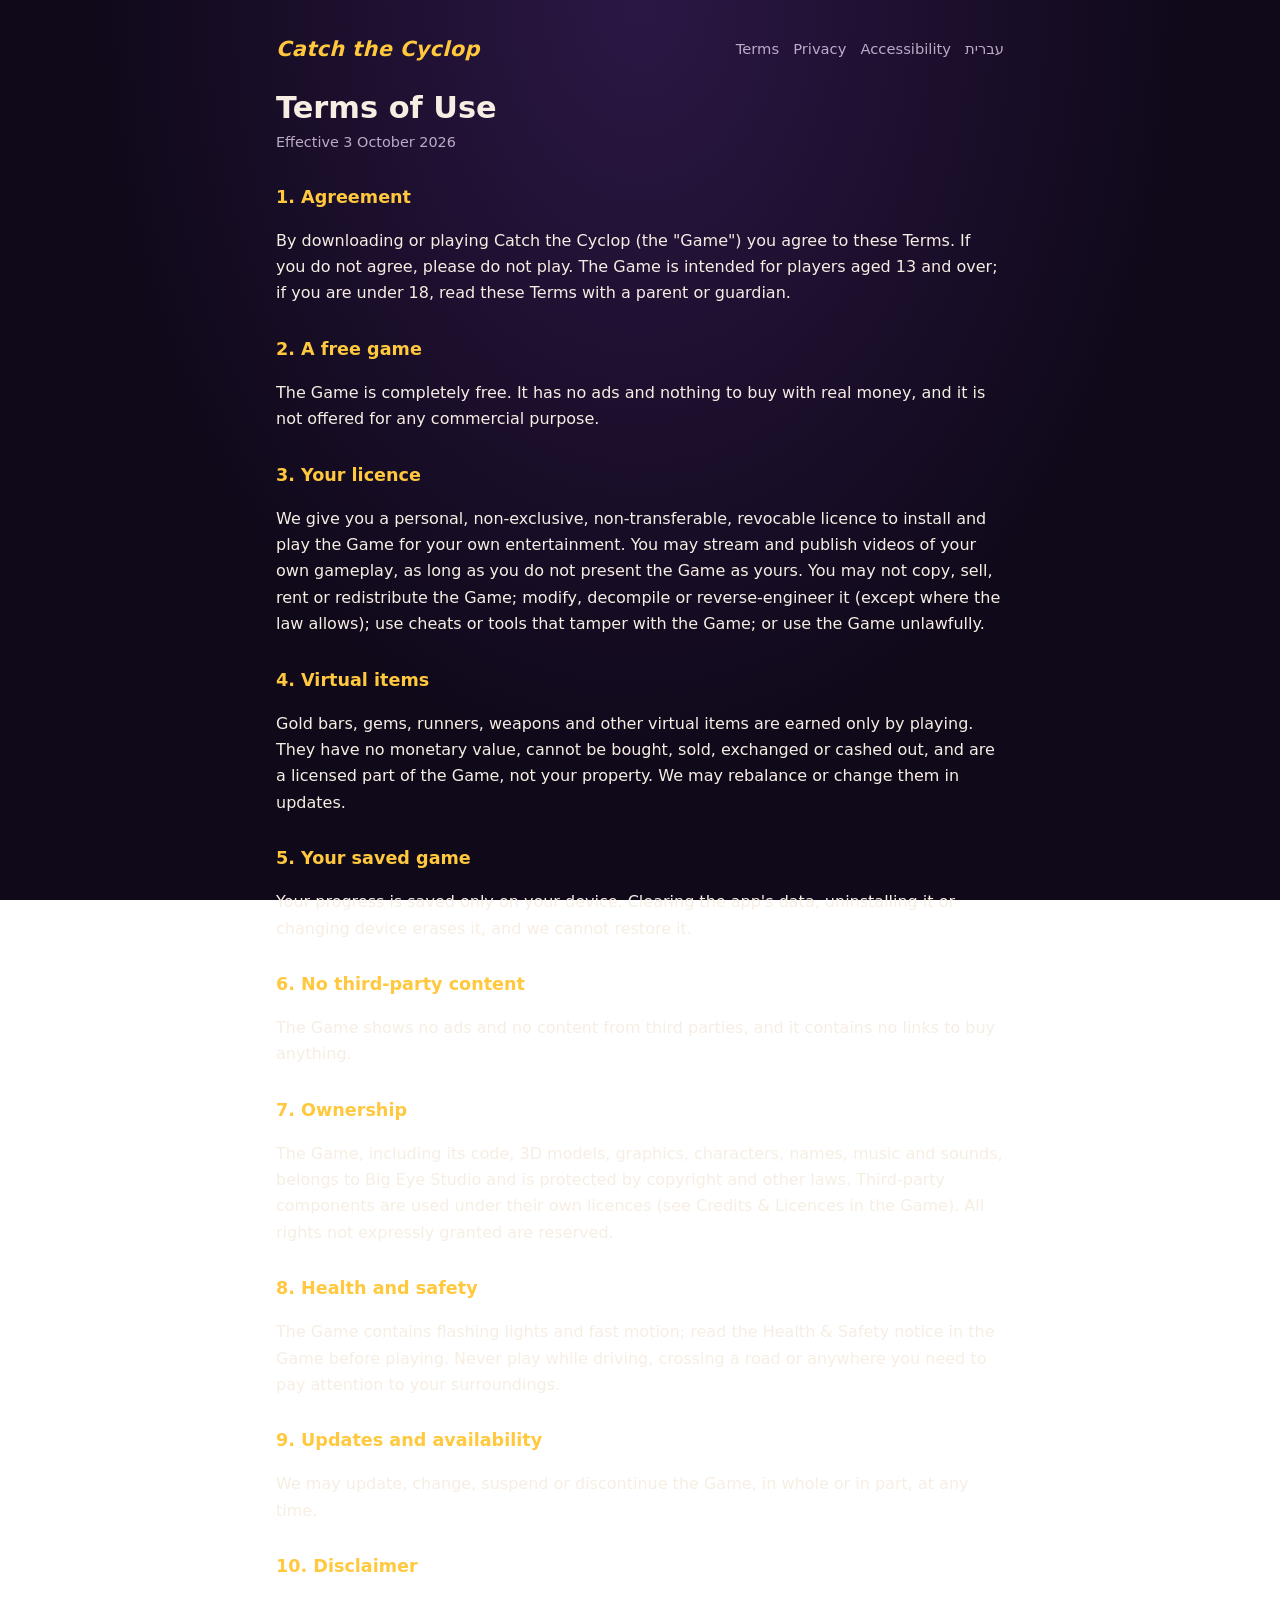
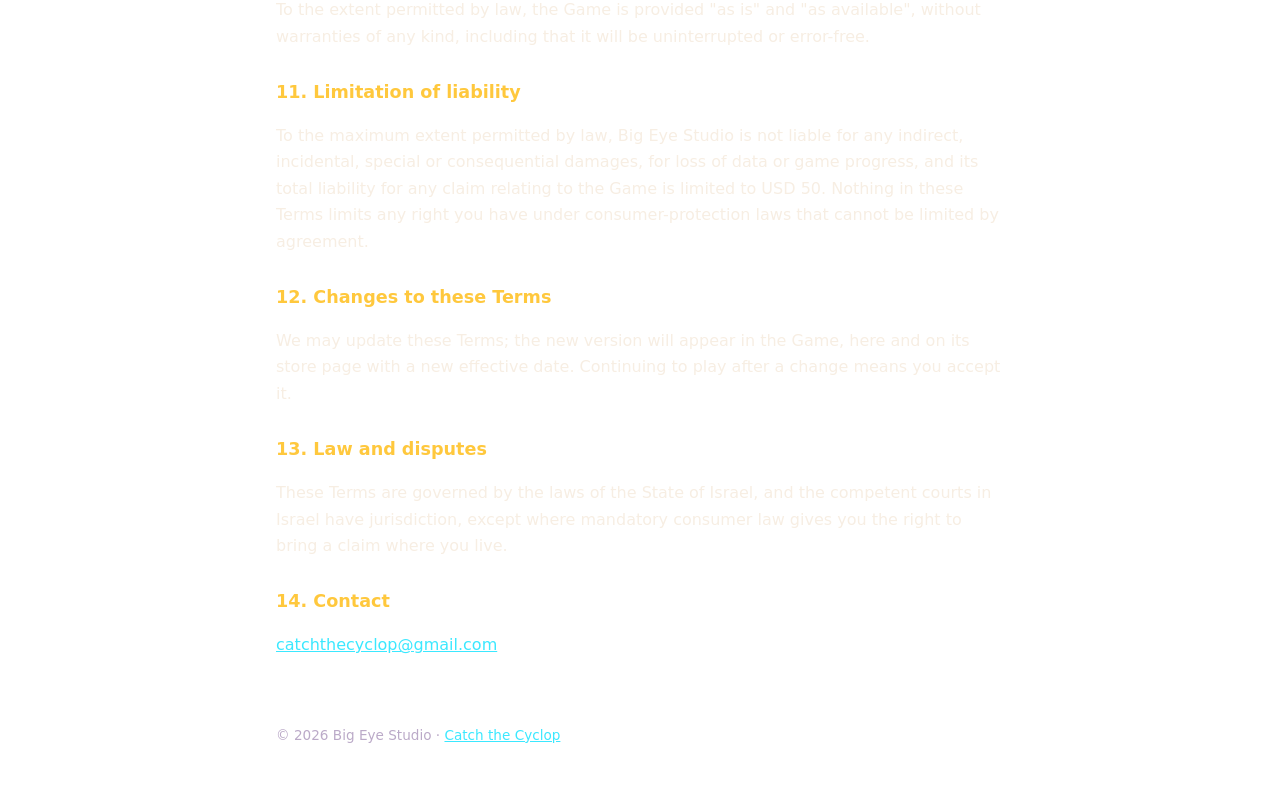
<file: terms.html>
<!doctype html>
<html lang="en">
<head>
<meta charset="utf-8">
<meta name="viewport" content="width=device-width, initial-scale=1">
<meta http-equiv="Content-Security-Policy" content="default-src 'none'; style-src 'self'; img-src 'self' data:; base-uri 'none'; form-action 'none'">
<meta name="referrer" content="strict-origin-when-cross-origin">
<title>Terms of Use | Catch the Cyclop</title>
<link rel="stylesheet" href="style.css">
</head>
<body>
<main>
<header class="top"><a class="brand" href="index.html">Catch the Cyclop</a><nav><a href="terms.html" aria-current="page">Terms</a><a href="privacy.html">Privacy</a><a href="accessibility.html">Accessibility</a><a href="terms-he.html" lang="he">עברית</a></nav></header>
<h1>Terms of Use</h1>
<p class="date">Effective 3 October 2026</p>

<h2>1. Agreement</h2>
<p>By downloading or playing Catch the Cyclop (the "Game") you agree to these Terms. If you do not agree, please do not play. The Game is intended for players aged 13 and over; if you are under 18, read these Terms with a parent or guardian.</p>

<h2>2. A free game</h2>
<p>The Game is completely free. It has no ads and nothing to buy with real money, and it is not offered for any commercial purpose.</p>

<h2>3. Your licence</h2>
<p>We give you a personal, non-exclusive, non-transferable, revocable licence to install and play the Game for your own entertainment. You may stream and publish videos of your own gameplay, as long as you do not present the Game as yours. You may not copy, sell, rent or redistribute the Game; modify, decompile or reverse-engineer it (except where the law allows); use cheats or tools that tamper with the Game; or use the Game unlawfully.</p>

<h2>4. Virtual items</h2>
<p>Gold bars, gems, runners, weapons and other virtual items are earned only by playing. They have no monetary value, cannot be bought, sold, exchanged or cashed out, and are a licensed part of the Game, not your property. We may rebalance or change them in updates.</p>

<h2>5. Your saved game</h2>
<p>Your progress is saved only on your device. Clearing the app's data, uninstalling it or changing device erases it, and we cannot restore it.</p>

<h2>6. No third-party content</h2>
<p>The Game shows no ads and no content from third parties, and it contains no links to buy anything.</p>

<h2>7. Ownership</h2>
<p>The Game, including its code, 3D models, graphics, characters, names, music and sounds, belongs to Big Eye Studio and is protected by copyright and other laws. Third-party components are used under their own licences (see Credits &amp; Licences in the Game). All rights not expressly granted are reserved.</p>

<h2>8. Health and safety</h2>
<p>The Game contains flashing lights and fast motion; read the Health &amp; Safety notice in the Game before playing. Never play while driving, crossing a road or anywhere you need to pay attention to your surroundings.</p>

<h2>9. Updates and availability</h2>
<p>We may update, change, suspend or discontinue the Game, in whole or in part, at any time.</p>

<h2>10. Disclaimer</h2>
<p>To the extent permitted by law, the Game is provided "as is" and "as available", without warranties of any kind, including that it will be uninterrupted or error-free.</p>

<h2>11. Limitation of liability</h2>
<p>To the maximum extent permitted by law, Big Eye Studio is not liable for any indirect, incidental, special or consequential damages, for loss of data or game progress, and its total liability for any claim relating to the Game is limited to USD 50. Nothing in these Terms limits any right you have under consumer-protection laws that cannot be limited by agreement.</p>

<h2>12. Changes to these Terms</h2>
<p>We may update these Terms; the new version will appear in the Game, here and on its store page with a new effective date. Continuing to play after a change means you accept it.</p>

<h2>13. Law and disputes</h2>
<p>These Terms are governed by the laws of the State of Israel, and the competent courts in Israel have jurisdiction, except where mandatory consumer law gives you the right to bring a claim where you live.</p>

<h2>14. Contact</h2>
<p><a href="mailto:catchthecyclop@gmail.com">catchthecyclop@gmail.com</a></p>
<footer>&copy; 2026 Big Eye Studio &middot; <a href="index.html">Catch the Cyclop</a></footer>
</main>
</body>
</html>
</file>
<file: style.css>
:root{--bg:#10091A;--panel:#1C1230;--ink:#F7EEE3;--muted:#BBAAC8;--gold:#FFC83D;--cyan:#3BE8FF;--line:rgba(255,255,255,.12)}
*{box-sizing:border-box}
html{-webkit-text-size-adjust:100%}
body{margin:0;background:radial-gradient(ellipse at 50% 0%,#2B1745 0%,var(--bg) 60%) fixed;color:var(--ink);font:16px/1.65 system-ui,-apple-system,'Segoe UI',Roboto,Arial,sans-serif}
main{max-width:760px;margin:0 auto;padding:32px 16px 64px}
header.top{display:flex;align-items:center;justify-content:space-between;gap:12px;flex-wrap:wrap;margin-bottom:24px}
.brand{font-weight:900;font-style:italic;letter-spacing:.02em;font-size:1.3rem;color:var(--gold);text-decoration:none}
nav a{color:var(--muted);text-decoration:none;margin-left:14px;font-size:.92rem}
nav a:hover,nav a:focus-visible{color:var(--ink)}
h1{font-size:1.9rem;line-height:1.2;margin:0 0 4px}
h2{font-size:1.1rem;color:var(--gold);margin:28px 0 6px}
.date{color:var(--muted);font-size:.9rem;margin:0 0 20px}
.card{background:var(--panel);border:1px solid var(--line);border-radius:16px;padding:18px 20px;margin:18px 0}
a{color:var(--cyan)}
ul{padding-left:22px}
footer{margin-top:48px;padding-top:16px;border-top:1px solid var(--line);color:var(--muted);font-size:.85rem}
[dir="rtl"] nav a{margin-left:0;margin-right:14px}
:focus-visible{outline:2px solid var(--cyan);outline-offset:2px}
</file>
